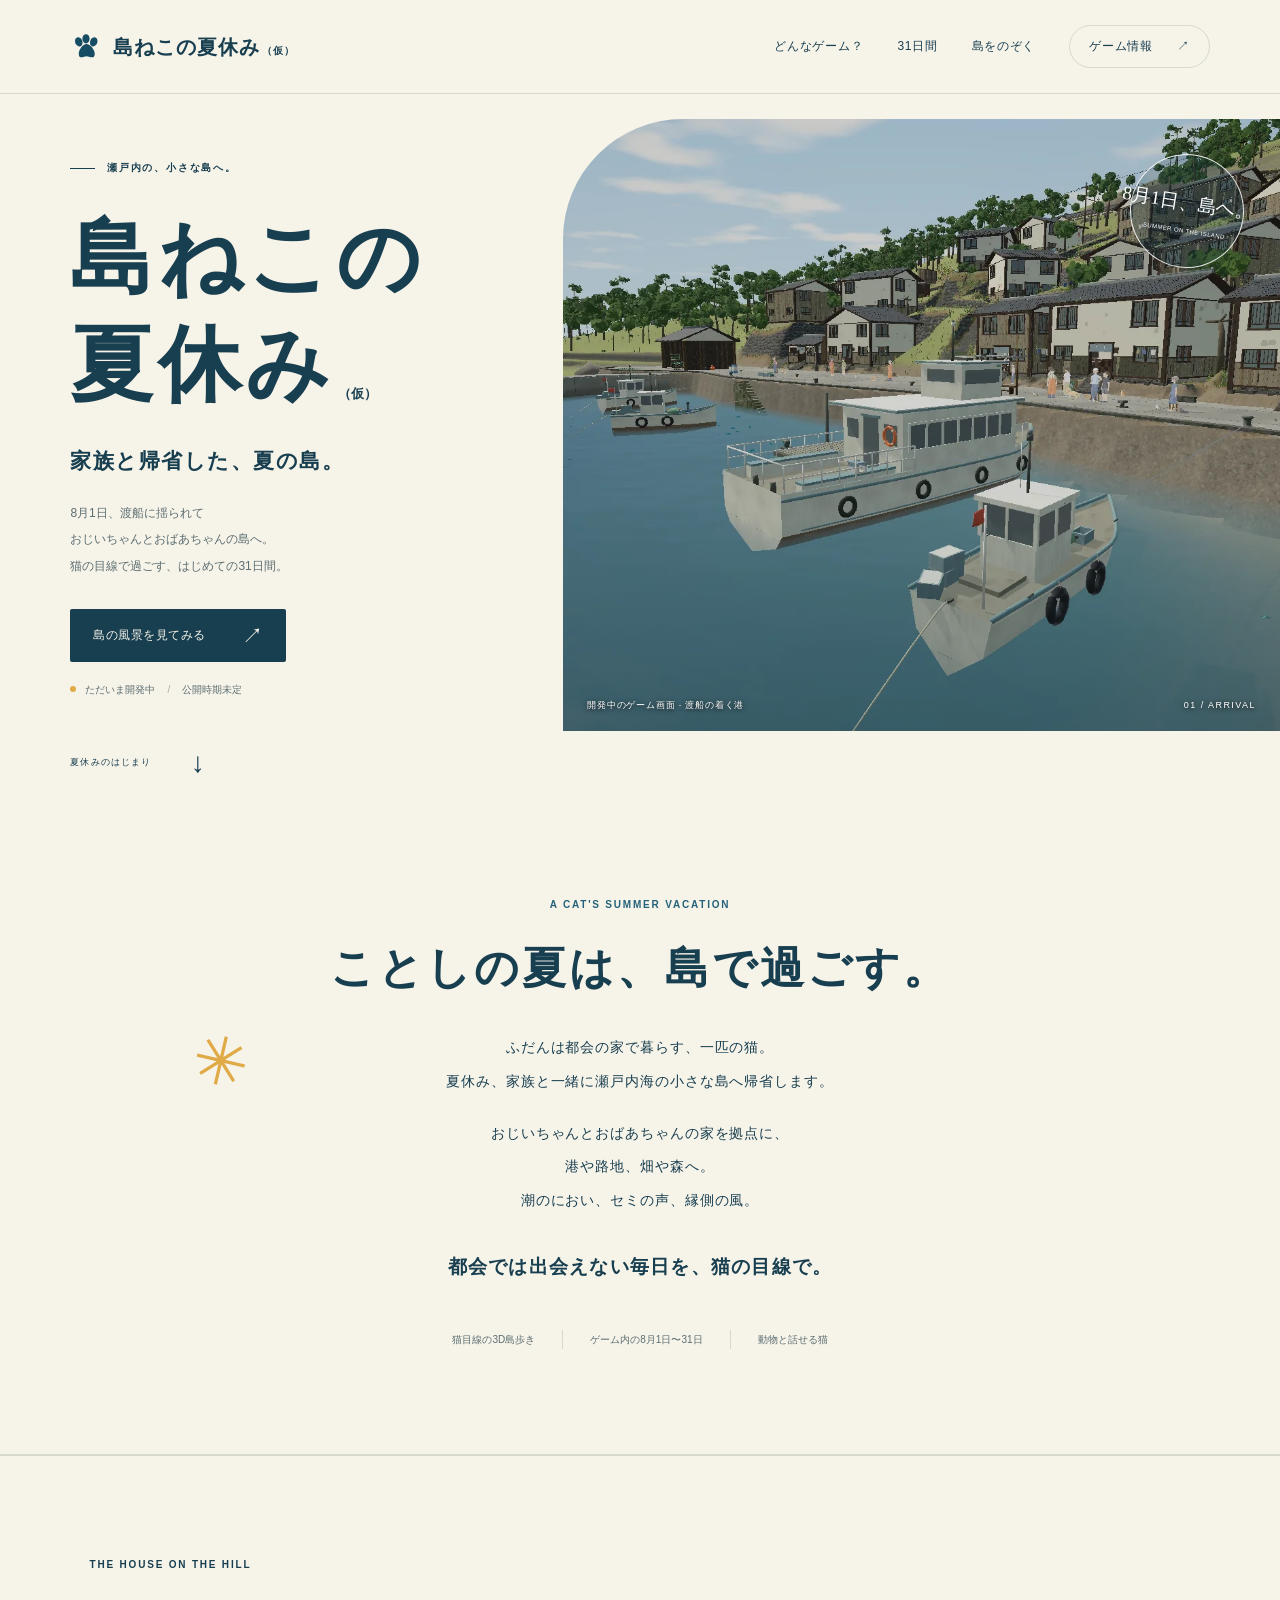
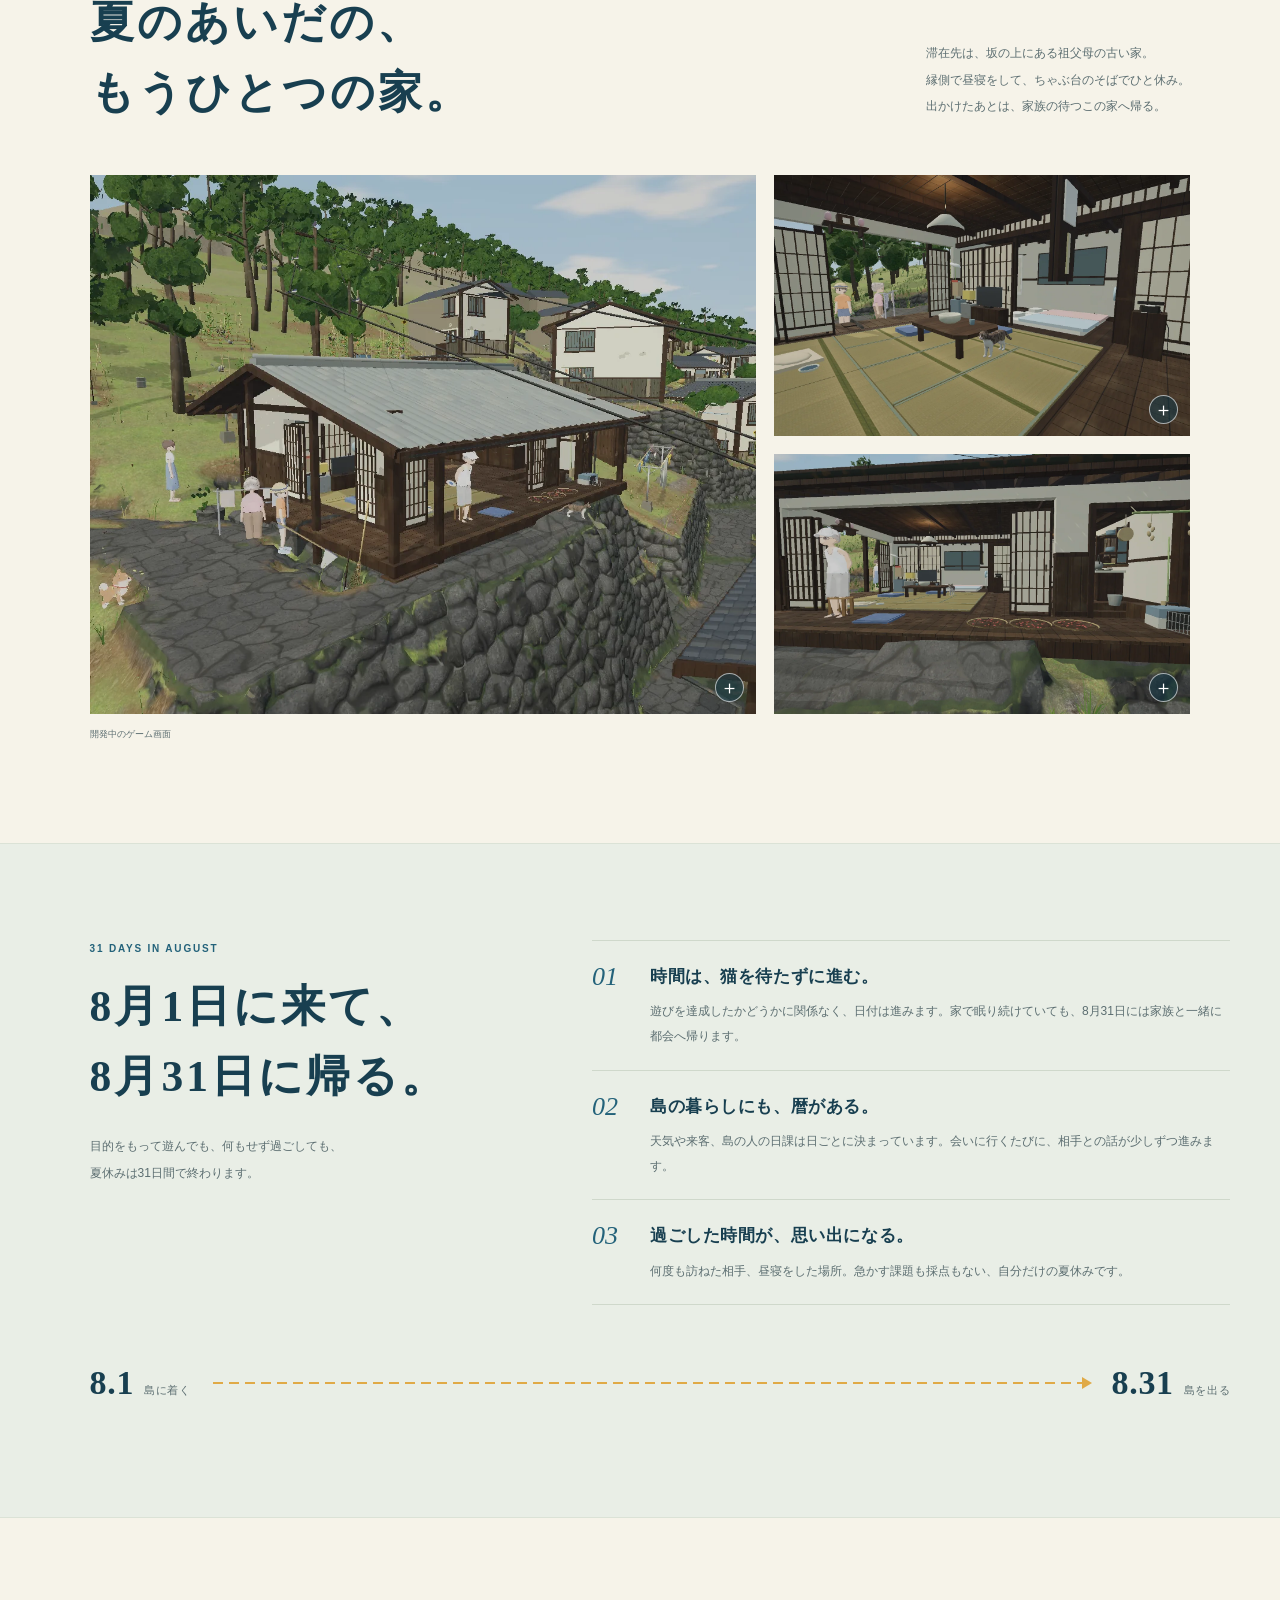
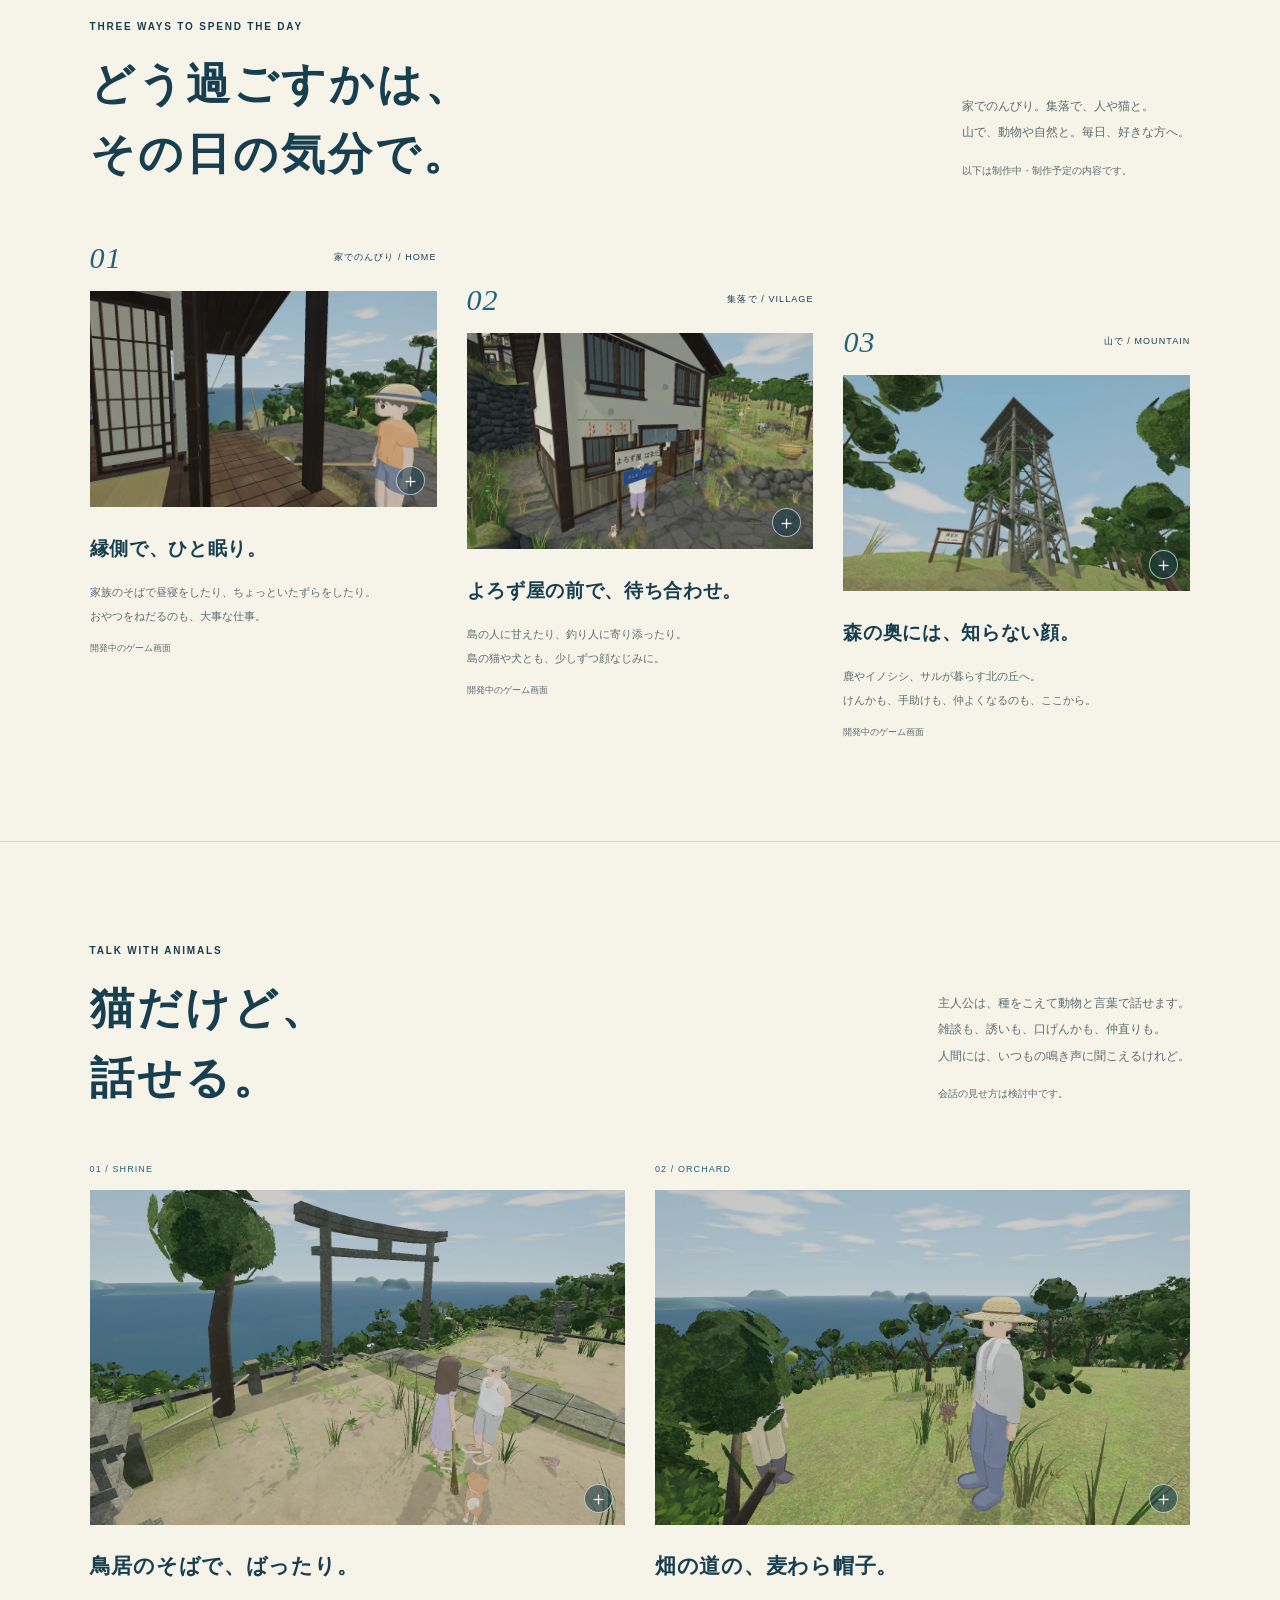
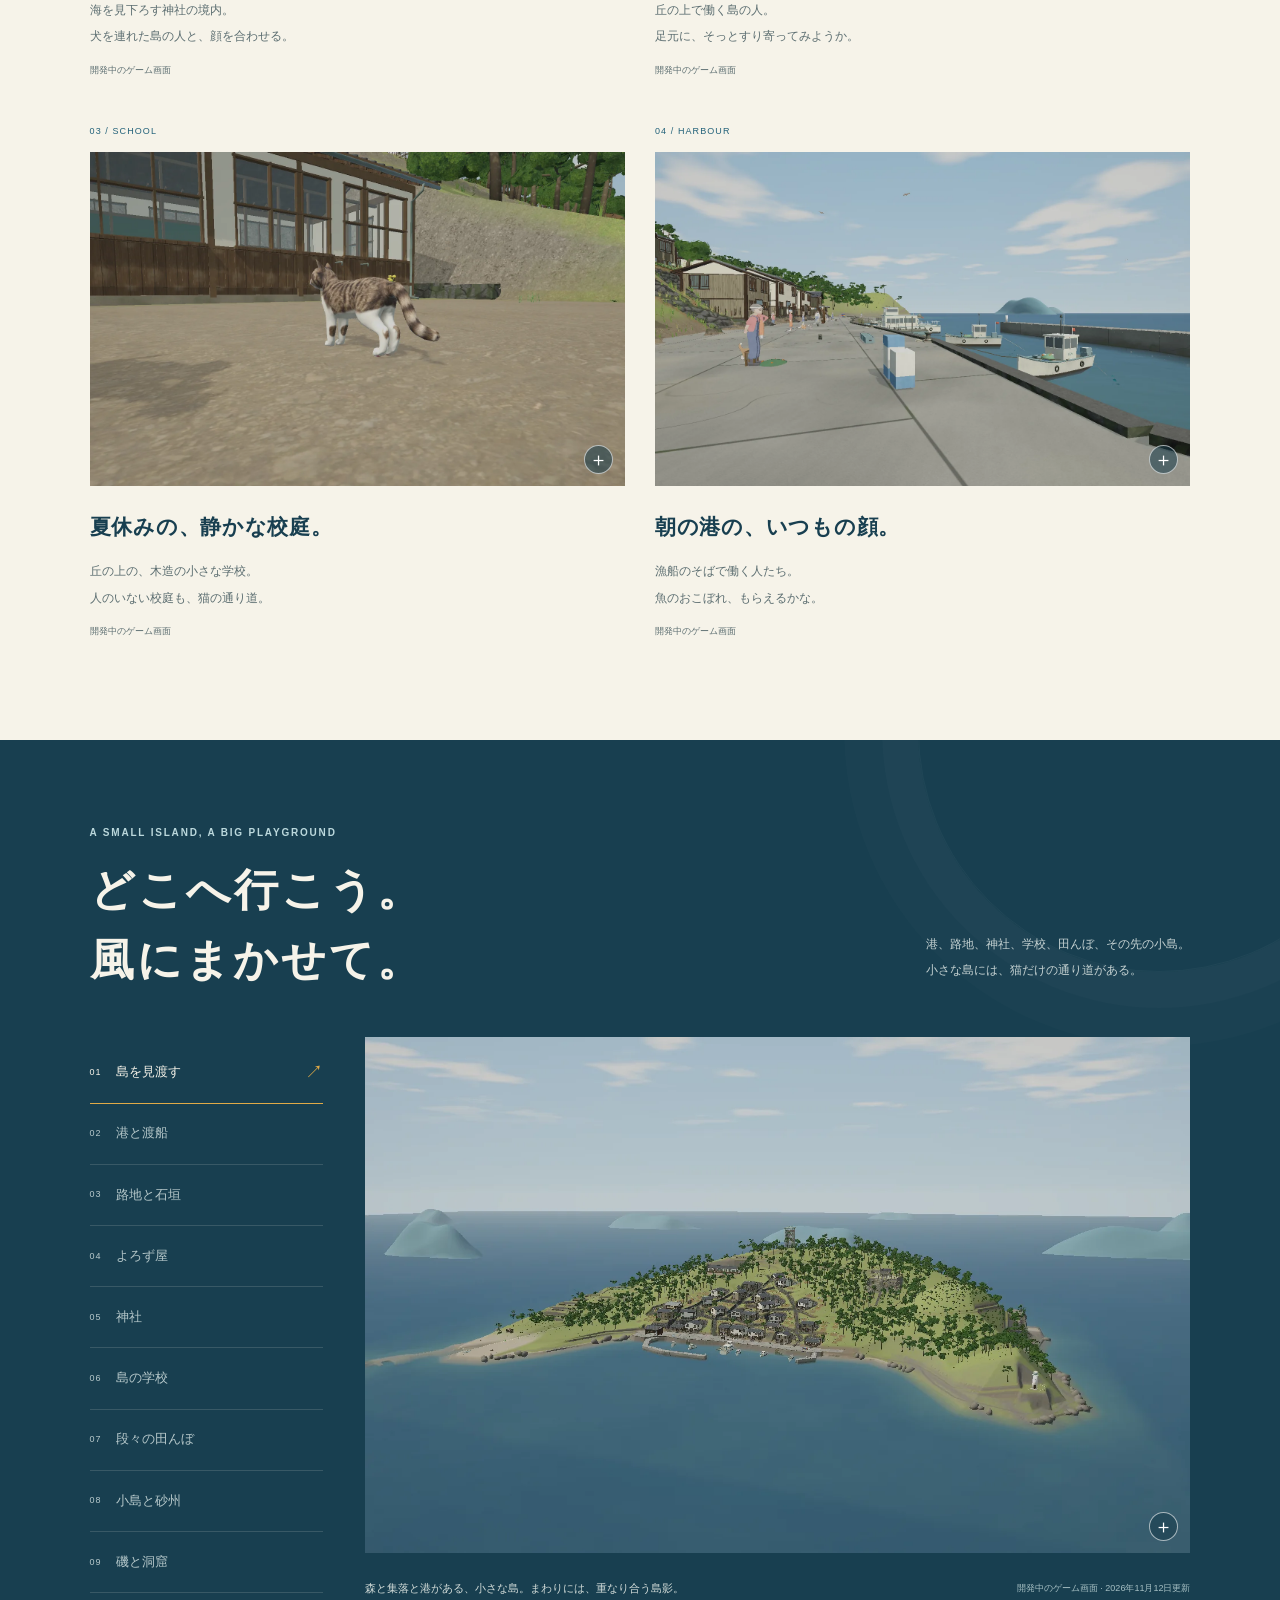
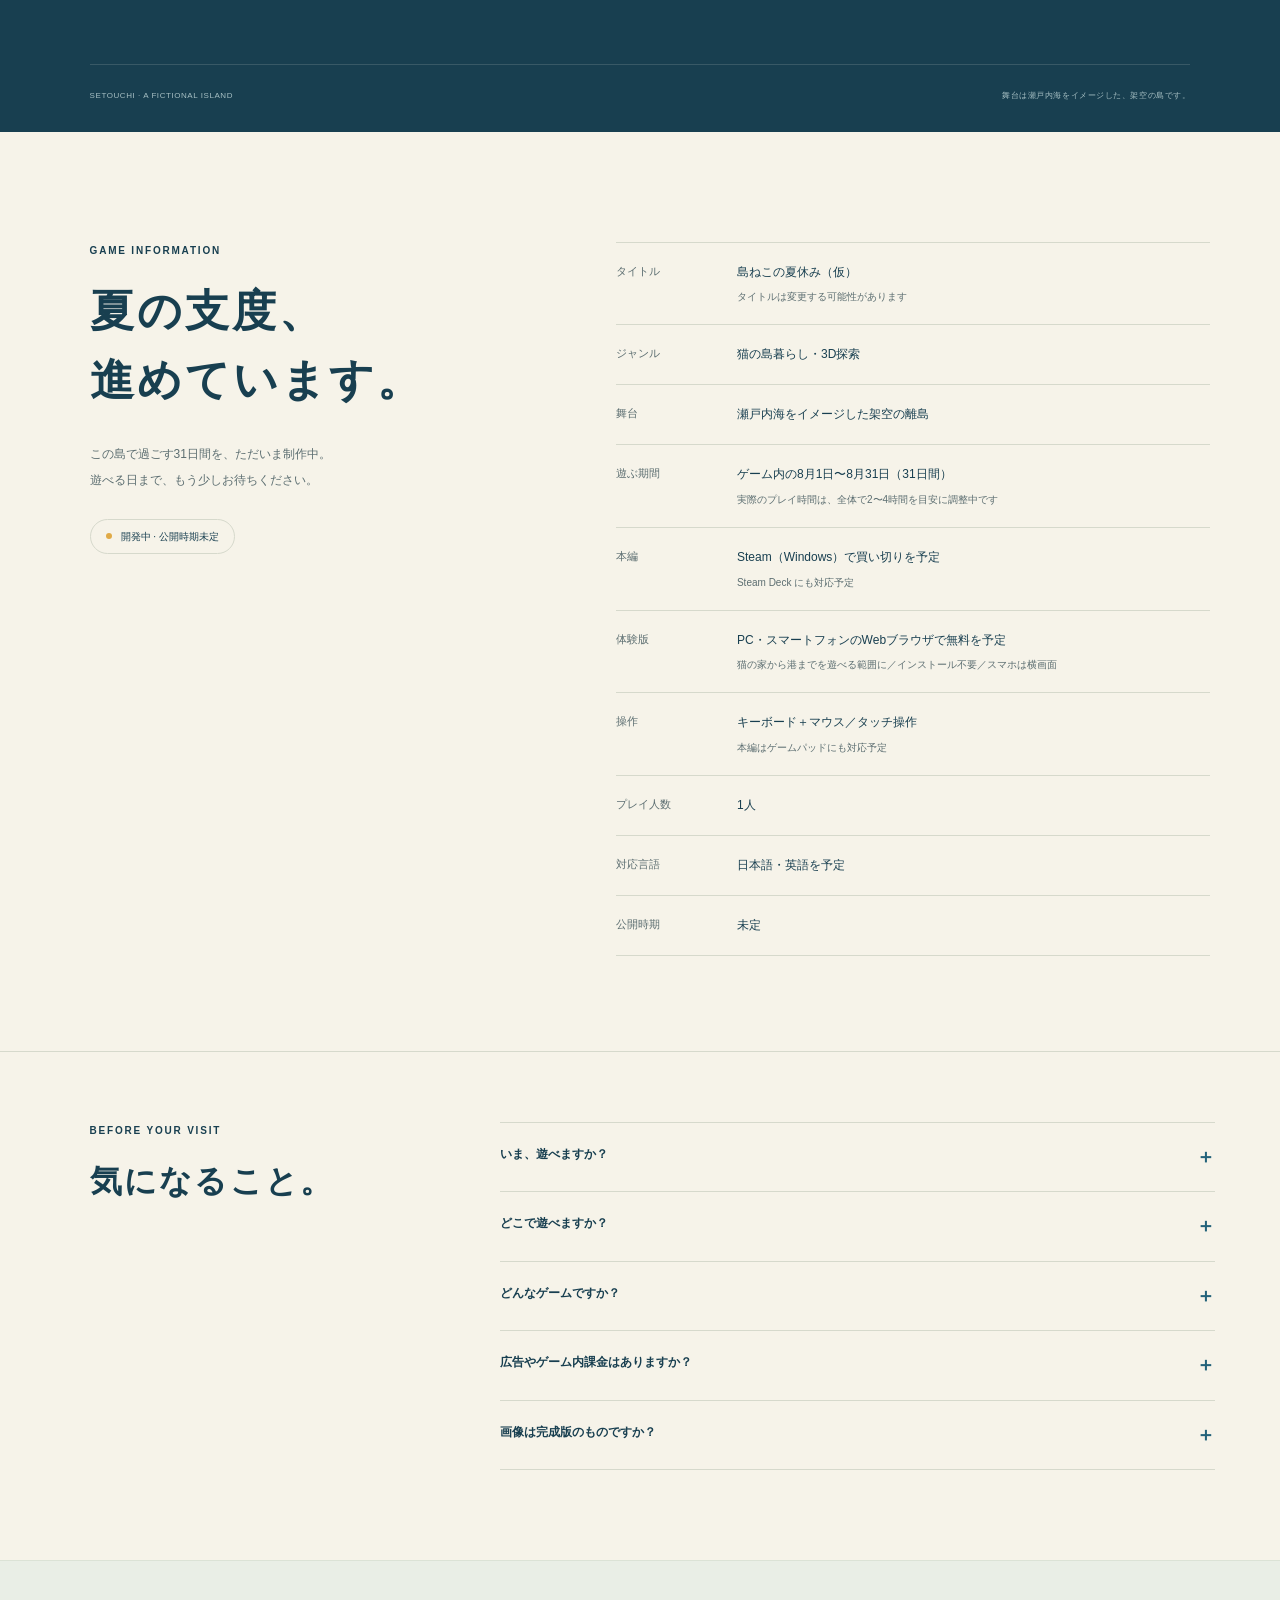
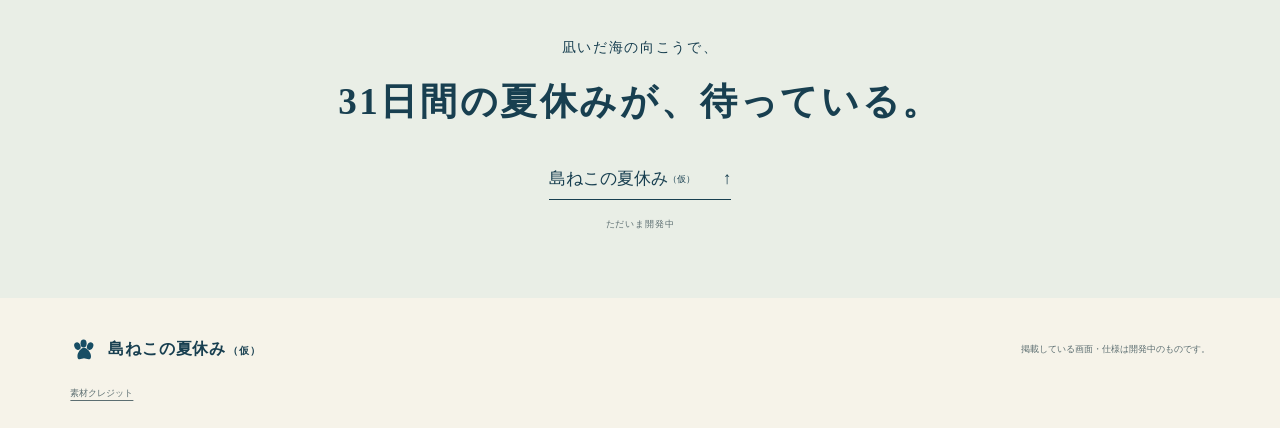
<file: shimaneko-summer/index.html>
<!doctype html>
<html lang="ja">
<head>
  <meta charset="UTF-8">
  <meta name="viewport" content="width=device-width, initial-scale=1">
  <meta name="theme-color" content="#f6f3e9">
  <title>島ねこの夏休み（仮）｜家族と帰省した、夏の島。</title>
  <meta name="description" content="都会で暮らす猫が、家族と一緒に瀬戸内の小さな島へ帰省する。ゲーム内の8月1日から31日までを猫の目線で過ごす、開発中の3Dゲーム「島ねこの夏休み（仮）」の紹介ページ。">
  <meta property="og:title" content="島ねこの夏休み（仮）｜家族と帰省した、夏の島。">
  <meta property="og:description" content="渡船に揺られて、おじいちゃんとおばあちゃんの島へ。猫の目線で過ごす、31日間の夏休み。開発中の3Dゲームです。">
  <meta property="og:type" content="website">
  <meta property="og:locale" content="ja_JP">
  <meta property="og:url" content="https://ksp-dev-jp.github.io/app_prtfolio/shimaneko-summer/">
  <meta property="og:image" content="https://ksp-dev-jp.github.io/app_prtfolio/shimaneko-summer/assets/hero-ferry.webp">
  <link rel="canonical" href="https://ksp-dev-jp.github.io/app_prtfolio/shimaneko-summer/">
  <link rel="icon" href="assets/paw.svg" type="image/svg+xml">
  <link rel="stylesheet" href="style.css?v=20261112">
  <script src="app.js?v=20261112" defer></script>
</head>
<body>
  <a class="skip" href="#main">本文へ移動</a>
  <header class="header">
    <a class="brand" href="#top" aria-label="島ねこの夏休み トップへ"><img src="assets/paw.svg" width="33" height="33" alt=""><span>島ねこの夏休み<small>（仮）</small></span></a>
    <nav aria-label="メインナビゲーション"><a href="#about">どんなゲーム？</a><a href="#days">31日間</a><a href="#island">島をのぞく</a><a href="#info">ゲーム情報 <span aria-hidden="true">↗</span></a></nav>
  </header>
  <main id="main">
    <section class="hero" id="top" aria-labelledby="hero-title">
      <div class="hero-copy">
        <p class="eyebrow"><span class="tiny-line"></span> 瀬戸内の、小さな島へ。</p>
        <h1 id="hero-title">島ねこの<span class="title-bottom">夏休み<small>（仮）</small></span></h1>
        <p class="hero-tagline">家族と帰省した、夏の島。</p>
        <p class="hero-description">8月1日、渡船に揺られて<br>おじいちゃんとおばあちゃんの島へ。<br>猫の目線で過ごす、はじめての31日間。</p>
        <a class="button" href="#island">島の風景を見てみる <span aria-hidden="true">↗</span></a>
        <p class="hero-status"><span class="status-dot"></span> ただいま開発中 <span class="status-divider">/</span> 公開時期未定</p>
      </div>
      <figure class="hero-visual">
        <img src="assets/hero-ferry.webp" alt="坂に沿って家々が並ぶ島の港に、白い渡船と漁船が着いている" width="1440" height="900" fetchpriority="high">
        <div class="summer-stamp" aria-hidden="true">8月1日、島へ。<span>SUMMER ON THE ISLAND</span></div>
        <figcaption>開発中のゲーム画面 · 渡船の着く港 <span>01 / ARRIVAL</span></figcaption>
      </figure>
      <a class="scroll-cue" href="#about"><span>夏休みのはじまり</span><span aria-hidden="true">↓</span></a>
    </section>

    <section class="intro section" id="about" aria-labelledby="about-title">
      <p class="eyebrow">A CAT'S SUMMER VACATION</p>
      <h2 id="about-title">ことしの夏は、<br class="mobile-only">島で過ごす。</h2>
      <p>ふだんは都会の家で暮らす、一匹の猫。<br>夏休み、家族と一緒に<br class="mobile-only">瀬戸内海の小さな島へ帰省します。</p>
      <p>おじいちゃんとおばあちゃんの家を拠点に、<br>港や路地、畑や森へ。<br>潮のにおい、セミの声、縁側の風。</p>
      <p class="intro-last">都会では出会えない毎日を、猫の目線で。</p>
      <div class="intro-facts"><span>猫目線の3D島歩き</span><span>ゲーム内の8月1日〜31日</span><span>動物と話せる猫</span></div>
      <span class="intro-doodle" aria-hidden="true">✳</span>
    </section>

    <section class="home section" id="home" aria-labelledby="home-title">
      <div class="section-heading"><div><p class="eyebrow">THE HOUSE ON THE HILL</p><h2 id="home-title">夏のあいだの、<br>もうひとつの家。</h2></div><p>滞在先は、坂の上にある祖父母の古い家。<br>縁側で昼寝をして、ちゃぶ台のそばでひと休み。<br>出かけたあとは、家族の待つこの家へ帰る。</p></div>
      <div class="home-grid">
        <button class="photo-button home-main" data-lightbox="assets/home-house.webp" aria-label="祖父母の家のゲーム画面を拡大"><img src="assets/home-house.webp" alt="石垣の上に建つ縁側のある平屋と、家のまわりに立つ家族や島の人、ひまわりと犬" width="1440" height="900" loading="lazy"><span class="zoom" aria-hidden="true">＋</span></button>
        <button class="photo-button" data-lightbox="assets/home-living.webp" aria-label="畳の居間のゲーム画面を拡大"><img src="assets/home-living.webp" alt="ちゃぶ台と布団のある畳の居間に座るキジ白の猫と、縁側の向こうの家族" width="1440" height="900" loading="lazy"><span class="zoom" aria-hidden="true">＋</span></button>
        <button class="photo-button" data-lightbox="assets/home-engawa.webp" aria-label="縁側のゲーム画面を拡大"><img src="assets/home-engawa.webp" alt="沓脱石の先に広がる縁側と、障子の奥の部屋に立つ島の人" width="1440" height="900" loading="lazy"><span class="zoom" aria-hidden="true">＋</span></button>
      </div>
      <span class="image-note">開発中のゲーム画面</span>
    </section>

    <section class="days" id="days" aria-labelledby="days-title">
      <div class="days-inner">
        <div class="days-heading">
          <p class="eyebrow">31 DAYS IN AUGUST</p>
          <h2 id="days-title">8月1日に来て、<br>8月31日に帰る。</h2>
          <p>目的をもって遊んでも、何もせず過ごしても、<br>夏休みは31日間で終わります。</p>
        </div>
        <div class="days-timeline" aria-hidden="true"><span><b>8.1</b>島に着く</span><i></i><span><b>8.31</b>島を出る</span></div>
        <ol class="days-list">
          <li><span>01</span><h3>時間は、猫を待たずに進む。</h3><p>遊びを達成したかどうかに関係なく、日付は進みます。家で眠り続けていても、8月31日には家族と一緒に都会へ帰ります。</p></li>
          <li><span>02</span><h3>島の暮らしにも、暦がある。</h3><p>天気や来客、島の人の日課は日ごとに決まっています。会いに行くたびに、相手との話が少しずつ進みます。</p></li>
          <li><span>03</span><h3>過ごした時間が、思い出になる。</h3><p>何度も訪ねた相手、昼寝をした場所。急かす課題も採点もない、自分だけの夏休みです。</p></li>
        </ol>
      </div>
    </section>

    <section class="day section" id="ways" aria-labelledby="ways-title">
      <div class="section-heading"><div><p class="eyebrow">THREE WAYS TO SPEND THE DAY</p><h2 id="ways-title">どう過ごすかは、<br>その日の気分で。</h2></div><p>家でのんびり。集落で、人や猫と。<br>山で、動物や自然と。毎日、好きな方へ。<small>以下は制作中・制作予定の内容です。</small></p></div>
      <div class="day-grid">
        <article class="day-item"><div class="moment"><span>01</span><span>家でのんびり / HOME</span></div><button class="photo-button" data-lightbox="assets/home-veranda.webp" aria-label="縁側のゲーム画面を拡大"><img src="assets/home-veranda.webp" alt="障子の開いた縁側の先に、海と緑、麦わら帽子の男の子が見える" width="1440" height="900" loading="lazy"><span class="zoom" aria-hidden="true">＋</span></button><h3>縁側で、ひと眠り。</h3><p>家族のそばで昼寝をしたり、ちょっといたずらをしたり。<br>おやつをねだるのも、大事な仕事。</p><span class="image-note">開発中のゲーム画面</span></article>
        <article class="day-item"><div class="moment"><span>02</span><span>集落で / VILLAGE</span></div><button class="photo-button" data-lightbox="assets/way-shop.webp" aria-label="よろず屋のゲーム画面を拡大"><img src="assets/way-shop.webp" alt="石畳の路地に建つよろず屋の看板と、店先に立つ島の人と小さな犬" width="1440" height="900" loading="lazy"><span class="zoom" aria-hidden="true">＋</span></button><h3>よろず屋の前で、待ち合わせ。</h3><p>島の人に甘えたり、釣り人に寄り添ったり。<br>島の猫や犬とも、少しずつ顔なじみに。</p><span class="image-note">開発中のゲーム画面</span></article>
        <article class="day-item"><div class="moment"><span>03</span><span>山で / MOUNTAIN</span></div><button class="photo-button" data-lightbox="assets/way-lookout.webp" aria-label="展望櫓のゲーム画面を拡大"><img src="assets/way-lookout.webp" alt="木々に囲まれた丘の上に立つ、木造の展望櫓と案内板" width="1440" height="900" loading="lazy"><span class="zoom" aria-hidden="true">＋</span></button><h3>森の奥には、知らない顔。</h3><p>鹿やイノシシ、サルが暮らす北の丘へ。<br>けんかも、手助けも、仲よくなるのも、ここから。</p><span class="image-note">開発中のゲーム画面</span></article>
      </div>
    </section>

    <section class="encounters section" id="neighbors" aria-labelledby="neighbors-title">
      <div class="section-heading"><div><p class="eyebrow">TALK WITH ANIMALS</p><h2 id="neighbors-title">猫だけど、<br>話せる。</h2></div><p>主人公は、種をこえて動物と言葉で話せます。<br>雑談も、誘いも、口げんかも、仲直りも。<br>人間には、いつもの鳴き声に聞こえるけれど。<small>会話の見せ方は検討中です。</small></p></div>
      <div class="encounter-grid">
        <article class="encounter-card">
          <p class="encounter-label">01 / SHRINE</p>
          <button class="photo-button" data-lightbox="assets/people-shrine.webp" aria-label="神社の鳥居のそばのゲーム画面を拡大"><img src="assets/people-shrine.webp" alt="海を見下ろす石の鳥居のそばに立つ島の人たちと、柴犬" width="1440" height="900" loading="lazy"><span class="zoom" aria-hidden="true">＋</span></button>
          <h3>鳥居のそばで、ばったり。</h3><p>海を見下ろす神社の境内。<br>犬を連れた島の人と、顔を合わせる。</p><span class="image-note">開発中のゲーム画面</span>
        </article>
        <article class="encounter-card">
          <p class="encounter-label">02 / ORCHARD</p>
          <button class="photo-button" data-lightbox="assets/people-orchard.webp" aria-label="丘の畑道のゲーム画面を拡大"><img src="assets/people-orchard.webp" alt="海の見える丘の畑道に立つ、麦わら帽子の島の人" width="1440" height="900" loading="lazy"><span class="zoom" aria-hidden="true">＋</span></button>
          <h3>畑の道の、麦わら帽子。</h3><p>丘の上で働く島の人。<br>足元に、そっとすり寄ってみようか。</p><span class="image-note">開発中のゲーム画面</span>
        </article>
        <article class="encounter-card">
          <p class="encounter-label">03 / SCHOOL</p>
          <button class="photo-button" data-lightbox="assets/cat-schoolyard.webp" aria-label="学校の校庭のゲーム画面を拡大"><img src="assets/cat-schoolyard.webp" alt="木造校舎の前の校庭を歩く、キジ白の猫" width="1440" height="900" loading="lazy"><span class="zoom" aria-hidden="true">＋</span></button>
          <h3>夏休みの、静かな校庭。</h3><p>丘の上の、木造の小さな学校。<br>人のいない校庭も、猫の通り道。</p><span class="image-note">開発中のゲーム画面</span>
        </article>
        <article class="encounter-card">
          <p class="encounter-label">04 / HARBOUR</p>
          <button class="photo-button" data-lightbox="assets/place-harbour.webp" aria-label="朝の港のゲーム画面を拡大"><img src="assets/place-harbour.webp" alt="漁船が係留された朝の港の岸壁に立つ島の人たち" width="1440" height="900" loading="lazy"><span class="zoom" aria-hidden="true">＋</span></button>
          <h3>朝の港の、いつもの顔。</h3><p>漁船のそばで働く人たち。<br>魚のおこぼれ、もらえるかな。</p><span class="image-note">開発中のゲーム画面</span>
        </article>
      </div>
    </section>

    <section class="island" id="island" aria-labelledby="island-title">
      <div class="island-inner">
        <div class="island-top"><div><p class="eyebrow">A SMALL ISLAND, A BIG PLAYGROUND</p><h2 id="island-title">どこへ行こう。<br>風にまかせて。</h2></div><p>港、路地、神社、学校、田んぼ、その先の小島。<br>小さな島には、猫だけの通り道がある。</p></div>
        <div class="island-browser">
          <div class="island-selector" role="tablist" aria-label="島の風景" aria-orientation="vertical">
            <button id="tab-island" role="tab" aria-selected="true" aria-controls="island-panel" data-place="island"><span>01</span> 島を見渡す <span aria-hidden="true">↗</span></button>
            <button id="tab-harbour" role="tab" aria-selected="false" aria-controls="island-panel" tabindex="-1" data-place="harbour"><span>02</span> 港と渡船 <span aria-hidden="true">↗</span></button>
            <button id="tab-lane" role="tab" aria-selected="false" aria-controls="island-panel" tabindex="-1" data-place="lane"><span>03</span> 路地と石垣 <span aria-hidden="true">↗</span></button>
            <button id="tab-shop" role="tab" aria-selected="false" aria-controls="island-panel" tabindex="-1" data-place="shop"><span>04</span> よろず屋 <span aria-hidden="true">↗</span></button>
            <button id="tab-shrine" role="tab" aria-selected="false" aria-controls="island-panel" tabindex="-1" data-place="shrine"><span>05</span> 神社 <span aria-hidden="true">↗</span></button>
            <button id="tab-school" role="tab" aria-selected="false" aria-controls="island-panel" tabindex="-1" data-place="school"><span>06</span> 島の学校 <span aria-hidden="true">↗</span></button>
            <button id="tab-paddies" role="tab" aria-selected="false" aria-controls="island-panel" tabindex="-1" data-place="paddies"><span>07</span> 段々の田んぼ <span aria-hidden="true">↗</span></button>
            <button id="tab-islet" role="tab" aria-selected="false" aria-controls="island-panel" tabindex="-1" data-place="islet"><span>08</span> 小島と砂州 <span aria-hidden="true">↗</span></button>
            <button id="tab-cave" role="tab" aria-selected="false" aria-controls="island-panel" tabindex="-1" data-place="cave"><span>09</span> 磯と洞窟 <span aria-hidden="true">↗</span></button>
          </div>
          <div class="island-panel" id="island-panel" role="tabpanel" aria-labelledby="tab-island" tabindex="0">
            <button class="photo-button" id="island-enlarge" data-lightbox="assets/place-island.webp" aria-label="島を見渡すゲーム画面を拡大"><img id="island-image" src="assets/place-island.webp" alt="穏やかな海に浮かぶ、森と集落と港がある小さな島を沖から見た全景" width="1440" height="900" loading="lazy"><span class="zoom" aria-hidden="true">＋</span></button>
            <div class="island-caption"><p id="place-description">森と集落と港がある、小さな島。まわりには、重なり合う島影。</p><span>開発中のゲーム画面 · 2026年11月12日更新</span></div>
          </div>
        </div>
        <div class="island-foot"><span>SETOUCHI · A FICTIONAL ISLAND</span><span>舞台は瀬戸内海をイメージした、架空の島です。</span></div>
      </div>
    </section>

    <section class="info section" id="info" aria-labelledby="info-title">
      <div class="info-heading"><p class="eyebrow">GAME INFORMATION</p><h2 id="info-title">夏の支度、<br>進めています。</h2><p>この島で過ごす31日間を、ただいま制作中。<br>遊べる日まで、もう少しお待ちください。</p><span class="development-label"><span class="status-dot"></span> 開発中 · 公開時期未定</span></div>
      <dl class="specs">
        <div><dt>タイトル</dt><dd>島ねこの夏休み（仮）<small>タイトルは変更する可能性があります</small></dd></div>
        <div><dt>ジャンル</dt><dd>猫の島暮らし・3D探索</dd></div>
        <div><dt>舞台</dt><dd>瀬戸内海をイメージした架空の離島</dd></div>
        <div><dt>遊ぶ期間</dt><dd>ゲーム内の8月1日〜8月31日（31日間）<small>実際のプレイ時間は、全体で2〜4時間を目安に調整中です</small></dd></div>
        <div><dt>本編</dt><dd>Steam（Windows）で買い切りを予定<small>Steam Deck にも対応予定</small></dd></div>
        <div><dt>体験版</dt><dd>PC・スマートフォンのWebブラウザで無料を予定<small>猫の家から港までを遊べる範囲に／インストール不要／スマホは横画面</small></dd></div>
        <div><dt>操作</dt><dd>キーボード＋マウス／タッチ操作<small>本編はゲームパッドにも対応予定</small></dd></div>
        <div><dt>プレイ人数</dt><dd>1人</dd></div>
        <div><dt>対応言語</dt><dd>日本語・英語を予定</dd></div>
        <div><dt>公開時期</dt><dd>未定</dd></div>
      </dl>
    </section>

    <section class="faq section" aria-labelledby="faq-title"><div><p class="eyebrow">BEFORE YOUR VISIT</p><h2 id="faq-title">気になること。</h2></div><div class="faq-list">
      <details><summary>いま、遊べますか？ <span aria-hidden="true">＋</span></summary><p>現在は開発中です。このページでは、ゲームのコンセプトと開発中の画面を紹介しています。公開時期は未定です。</p></details>
      <details><summary>どこで遊べますか？ <span aria-hidden="true">＋</span></summary><p>本編は Steam（Windows）での販売を予定しています。あわせて、PCとスマートフォンのブラウザで無料で遊べる体験版（猫の家から港まで）を出す予定です。</p></details>
      <details><summary>どんなゲームですか？ <span aria-hidden="true">＋</span></summary><p>都会で飼われている猫になり、家族と帰省した瀬戸内の島で、ゲーム内の8月1日から31日までを過ごす3Dゲームです。虫を追ったり、おやつをねだったり、島の人や動物と出会ったり。何をしても、何もしなくても、31日間で夏休みは終わります。</p></details>
      <details><summary>広告やゲーム内課金はありますか？ <span aria-hidden="true">＋</span></summary><p>ゲーム内課金はありません。本編に広告は入りません。体験版には広告を入れる予定ですが、プレイ中に割り込む広告は出さない方針です。</p></details>
      <details><summary>画像は完成版のものですか？ <span aria-hidden="true">＋</span></summary><p>このページの画像は、すべて開発中のゲーム画面です。見た目や遊びの内容、対応環境などは今後変更する可能性があります。</p></details>
    </div></section>

    <section class="closing"><p>凪いだ海の向こうで、</p><h2>31日間の夏休みが、待っている。</h2><a href="#top">島ねこの夏休み <small>（仮）</small><span aria-hidden="true">↑</span></a><span class="closing-note">ただいま開発中</span></section>
  </main>
  <footer class="footer"><div class="footer-top"><a class="brand" href="#top"><img src="assets/paw.svg" width="28" height="28" alt=""><span>島ねこの夏休み<small>（仮）</small></span></a><p>掲載している画面・仕様は開発中のものです。</p></div><details class="credits"><summary>素材クレジット</summary><p>猫モデル：<a href="https://sketchfab.com/3d-models/bicolor-cat-e623a618ca344a8393d7ba4d63ec23cf" target="_blank" rel="noopener noreferrer">Bicolor Cat / kenchoo</a>、原作 Fripouille / guillaume bolis。<a href="https://creativecommons.org/licenses/by/4.0/" target="_blank" rel="noopener noreferrer">CC BY 4.0</a>。モデルの体形・目・口元・毛並み・骨格の重み・動作を変更しています。ゲーム画面の主人公と島の猫には、この派生モデルを使用しています。島の地形・建物・植物・小物、島の人と動物は独自に制作。一部の建材と地面に Poly Haven のCC0テクスチャを使用しています。</p></details></footer>
  <dialog id="image-dialog" aria-label="ゲーム画面の拡大表示"><button id="dialog-close" class="dialog-close" aria-label="拡大表示を閉じる">閉じる <span aria-hidden="true">×</span></button><img id="dialog-image" alt="" width="1440" height="900"><p>開発中のゲーム画面</p></dialog>
</body>
</html>
</file>
<file: shimaneko-summer/style.css>
@charset "UTF-8";
:root{--paper:#f6f3e9;--ink:#183f50;--blue:#23627a;--muted:#5c6e71;--line:#d6d9cc;--sun:#e0aa47;--serif:"Yu Mincho","Hiragino Mincho ProN","Noto Serif JP",serif;--sans:"Yu Gothic","Hiragino Kaku Gothic ProN",Meiryo,sans-serif}
*{box-sizing:border-box}html{scroll-behavior:smooth;scroll-padding-top:95px}body{margin:0;background:var(--paper);color:var(--ink);font-family:var(--sans);font-size:14px;line-height:1.9;-webkit-font-smoothing:antialiased}a{color:inherit;text-decoration:none}button{font:inherit;color:inherit;cursor:pointer}button,a,summary{-webkit-tap-highlight-color:transparent}button:focus-visible,a:focus-visible,summary:focus-visible,[tabindex]:focus-visible{outline:3px solid var(--sun);outline-offset:5px}img{display:block;max-width:100%;object-fit:cover}figure,p,h1,h2,h3{margin:0}h1,h2,h3{font-family:var(--serif);font-weight:600}h2{font-size:clamp(30px,3.4vw,48px);line-height:1.6;letter-spacing:.07em}h3{font-size:21px;letter-spacing:.035em}.skip{position:fixed;top:-100px;left:15px;background:var(--paper);padding:12px;z-index:30}.skip:focus{top:10px}.header{height:94px;padding:0 5.5%;display:flex;align-items:center;justify-content:space-between;border-bottom:1px solid var(--line);gap:20px}.brand{display:flex;align-items:center;gap:10px;white-space:nowrap;font-family:var(--serif);font-size:20px;font-weight:600;letter-spacing:.05em}.brand small{font-size:10px;margin-left:2px}.header nav{display:flex;align-items:center;gap:34px;font-size:12px;letter-spacing:.06em}.header nav a{position:relative;padding:8px 0}.header nav a:after{content:"";position:absolute;bottom:0;left:0;width:0;height:1px;background:var(--blue);transition:width .2s}.header nav a:hover:after{width:100%}.header nav a:last-child{border:1px solid var(--line);border-radius:30px;padding:9px 19px}.header nav a:last-child:after{display:none}.header nav a span{margin-left:20px}.hero{position:relative;display:grid;grid-template-columns:44% 56%;min-height:650px;padding-bottom:70px}.hero-copy{padding:65px 30px 32px 12.5%;position:relative;z-index:2}.eyebrow{font-size:10px;font-weight:600;letter-spacing:.18em;line-height:1.8}.tiny-line{display:inline-block;width:25px;height:1px;background:var(--ink);vertical-align:middle;margin-right:7px}.hero h1{margin:28px 0 15px;font-size:clamp(54px,6.5vw,98px);line-height:1.28;letter-spacing:.05em;white-space:nowrap}.title-bottom{display:block;position:relative}.hero h1 small{font-family:var(--sans);font-size:13px;letter-spacing:0;position:absolute;bottom:15px;margin-left:4px}.hero-tagline{font-family:var(--serif);font-size:21px;font-weight:600;letter-spacing:.07em;margin-top:24px}.hero-description{font-size:12px;line-height:2.2;margin-top:18px;color:var(--muted)}.button{display:inline-flex;align-items:center;gap:36px;background:var(--ink);color:var(--paper);padding:15px 23px;border-radius:2px;font-size:12px;letter-spacing:.04em;transition:background .2s,transform .2s;margin-top:30px}.button:hover{background:#24647c;transform:translateY(-2px)}.button span{font-size:21px;line-height:1}.hero-status{font-size:10px;display:flex;align-items:center;gap:9px;margin-top:18px;color:var(--muted)}.status-dot{display:inline-block;width:6px;height:6px;border-radius:50%;background:var(--sun);flex-shrink:0}.status-divider{opacity:.5;padding:0 3px}.hero-visual{position:relative;min-height:570px;margin:25px 0 0 0}.hero-visual>img{width:100%;height:100%;position:absolute;inset:0;object-position:53% center;border-radius:120px 0 0 0}.hero-visual:after{content:"";position:absolute;inset:0;border-radius:120px 0 0 0;background:linear-gradient(0deg,#092a3533,transparent 35%);pointer-events:none}.hero-visual figcaption{position:absolute;bottom:17px;left:24px;right:24px;color:white;z-index:1;display:flex;justify-content:space-between;gap:10px;font-size:9px;letter-spacing:.09em;text-shadow:0 1px 5px #000}.hero-visual figcaption span{letter-spacing:.16em}.summer-stamp{position:absolute;right:36px;top:35px;z-index:1;width:114px;height:114px;border:1px solid #ffffffe0;border-radius:50%;color:white;display:flex;align-items:center;justify-content:center;flex-direction:column;font-family:var(--serif);font-size:19px;transform:rotate(9deg);text-shadow:0 1px 6px #1239;background:#0d3a4a33}.summer-stamp span{font-family:var(--sans);font-size:6px;letter-spacing:.07em;margin-top:5px}.scroll-cue{position:absolute;bottom:12px;left:5.5%;display:flex;gap:40px;font-size:9px;letter-spacing:.12em;align-items:center}.scroll-cue span:last-child{font-size:28px}.section{max-width:1440px;margin:0 auto;padding:100px 7%}.intro{text-align:center;position:relative;padding-top:95px;padding-bottom:105px;border-bottom:1px solid var(--line)}.intro>.eyebrow{color:var(--blue)}.intro h2{margin:20px 0 28px}.intro>p:not(.eyebrow){font-size:14px;line-height:2.4;margin-top:18px;letter-spacing:.065em}.intro .intro-last{font-family:var(--serif);font-size:19px!important;font-weight:600;margin-top:27px!important}.intro-facts{display:flex;justify-content:center;gap:0;margin-top:40px;font-size:10px;color:var(--muted)}.intro-facts span{padding:0 27px;border-right:1px solid var(--line)}.intro-facts span:last-child{border:0}.intro-doodle{position:absolute;left:15%;top:35%;font-size:67px;line-height:1;color:var(--sun);font-family:serif;transform:rotate(13deg)}.mobile-only{display:none}.section-heading{display:flex;align-items:flex-end;justify-content:space-between;gap:35px;margin-bottom:48px}.section-heading h2,.island-top h2{margin-top:14px}.section-heading>p{color:var(--muted);font-size:12px;line-height:2.2;padding-bottom:8px}.section-heading small{display:block;font-size:10px;margin-top:14px}.day-grid{display:grid;grid-template-columns:repeat(3,minmax(0,1fr));gap:30px}.moment{display:flex;align-items:center;justify-content:space-between;margin-bottom:14px;font-size:9px;letter-spacing:.12em}.moment span:first-child{font-family:var(--serif);font-size:30px;line-height:1.3;font-style:italic;color:var(--blue)}.photo-button{display:block;background:none;border:0;padding:0;position:relative;width:100%;overflow:hidden;text-align:left}.photo-button img{width:100%;aspect-ratio:16/10;height:auto;transition:transform .5s}.photo-button:hover img{transform:scale(1.025)}.zoom{position:absolute;right:12px;bottom:12px;border:1px solid #fff9;background:#173b4a8a;color:white;width:29px;height:29px;border-radius:50%;display:flex;justify-content:center;align-items:center;font-size:19px;line-height:1}.day-item:nth-child(2){padding-top:42px}.day-item:nth-child(3){padding-top:84px}.day-item h3{margin-top:24px;font-size:19px}.day-item>p{font-size:11px;color:var(--muted);margin-top:12px;line-height:2.2}.image-note{display:block;font-size:9px;color:var(--muted);margin-top:12px}.island{background:var(--ink);color:var(--paper);padding:84px 7% 28px;position:relative;overflow:hidden}.island:before{content:"";width:480px;height:480px;border:1px solid #f6f3e909;border-radius:50%;position:absolute;right:-120px;top:-250px;pointer-events:none;box-shadow:0 0 0 36px #f6f3e904,0 0 0 74px #f6f3e903}.island-inner{max-width:1240px;margin:auto;position:relative}.island-top{display:flex;justify-content:space-between;align-items:flex-end;gap:40px;margin-bottom:42px}.island-top .eyebrow{color:#bbd8dc}.island-top>p{font-size:12px;line-height:2.2;color:#c4d1d1;padding-bottom:12px}.island-browser{display:grid;grid-template-columns:25% 75%;gap:0}.island-selector{padding:5px 42px 0 0}.island-selector button{width:100%;border:0;border-bottom:1px solid #f6f3e924;background:transparent;display:flex;align-items:center;gap:15px;padding:18px 0;text-align:left;font-size:13px;color:#b6c8ca;transition:color .2s}.island-selector button>span:first-child{font-size:9px;font-family:var(--sans);letter-spacing:.09em}.island-selector button>span:last-child{margin-left:auto;font-size:18px;opacity:0}.island-selector button[aria-selected=true]{color:var(--paper);border-bottom-color:var(--sun)}.island-selector button[aria-selected=true]>span:last-child{opacity:1;color:var(--sun)}.island-selector button:hover{color:white}.island-panel .photo-button img{aspect-ratio:16/9}.island-caption{display:flex;align-items:center;justify-content:space-between;gap:20px;margin-top:14px;font-size:11px;color:#d1dbd8;min-height:42px}.island-caption>span{font-size:9px;white-space:nowrap;color:#a6bfc3}.island-foot{display:flex;justify-content:space-between;gap:20px;border-top:1px solid #f6f3e924;margin-top:55px;padding-top:23px;color:#a6bfc3;font-size:8px;letter-spacing:.07em}.info{display:grid;grid-template-columns:46% 54%;gap:20px;padding-top:110px;padding-bottom:95px}.info-heading h2{margin-top:17px}.info-heading>p:not(.eyebrow){font-size:12px;color:var(--muted);line-height:2.2;margin-top:25px}.development-label{display:inline-flex;align-items:center;gap:9px;border:1px solid var(--line);padding:7px 15px;border-radius:30px;margin-top:25px;font-size:10px}.specs{margin:0}.specs>div{display:grid;grid-template-columns:105px 1fr;gap:16px;border-bottom:1px solid var(--line);padding:18px 0}.specs>div:first-child{border-top:1px solid var(--line)}.specs dt{font-size:11px;color:var(--muted)}.specs dd{margin:0;font-size:12px}.specs dd small{display:block;color:var(--muted);font-size:10px;margin-top:4px}.faq{display:grid;grid-template-columns:35% 65%;gap:25px;border-top:1px solid var(--line);padding-top:70px;padding-bottom:90px}.faq h2{font-size:32px;margin-top:16px}.faq-list details{border-bottom:1px solid var(--line)}.faq-list details:first-child{border-top:1px solid var(--line)}summary{cursor:pointer;list-style:none}summary::-webkit-details-marker{display:none}.faq-list summary{display:flex;justify-content:space-between;gap:25px;padding:20px 0;font-size:12px;font-weight:600}.faq-list summary span{font-size:19px;line-height:1.5;color:var(--blue)}.faq-list details[open] summary span{transform:rotate(45deg)}.faq-list details p{padding:0 30px 24px 0;font-size:12px;color:var(--muted);line-height:2.2}.closing{text-align:center;padding:74px 20px 65px;background:#e9eee6;border-top:1px solid #dbe2d6}.closing>p{font-family:var(--serif);font-size:14px;letter-spacing:.12em}.closing h2{font-size:clamp(23px,3vw,37px);margin-top:10px}.closing>a{display:inline-flex;align-items:center;border-bottom:1px solid var(--ink);font-family:var(--serif);font-size:17px;margin-top:28px;padding:4px 0}.closing a small{font-size:9px}.closing a span{margin-left:28px;font-family:var(--sans)}.closing-note{display:block;font-size:9px;color:var(--muted);margin-top:16px;letter-spacing:.09em}.footer{padding:36px 5.5% 26px}.footer-top{display:flex;align-items:center;justify-content:space-between;gap:24px}.footer .brand{font-size:16px}.footer-top>p{font-size:9px;color:var(--muted)}.credits{font-size:9px;color:var(--muted);margin-top:20px}.credits summary{display:inline-block;text-decoration:underline;text-underline-offset:4px}.credits p{max-width:900px;margin-top:15px;line-height:2}.credits a{text-decoration:underline;text-underline-offset:3px}dialog{border:none;background:var(--paper);padding:42px 16px 12px;max-width:min(1200px,94vw);width:94vw;max-height:94dvh;color:var(--ink)}dialog::backdrop{background:#08232be8}dialog>img{width:100%;height:auto;max-height:75dvh;object-fit:contain}dialog>p{font-size:10px;margin-top:8px}.dialog-close{position:absolute;right:12px;top:7px;background:none;border:0;font-size:12px;display:flex;gap:15px;align-items:center}.dialog-close span{font-size:24px;line-height:1.2}
.summer-stamp{white-space:nowrap}
@media(min-width:1600px){.hero-copy{padding-top:95px}.hero{min-height:800px}.hero-visual{min-height:700px}.hero h1{font-size:105px}}
@media(max-width:1100px){.header{padding:0 5%;height:80px}.header nav{gap:20px}.hero-copy{padding-left:11.3%;padding-top:50px}.hero h1{font-size:6.8vw}.hero{min-height:625px}.hero-visual{min-height:530px}.hero-description{font-size:11px}.hero-tagline{font-size:18px}.summer-stamp{right:22px;width:96px;height:96px;font-size:16px}.hero-visual figcaption span{display:none}.section{padding-left:6%;padding-right:6%}.day-grid{gap:21px}.day-item h3{font-size:17px}.day-item>p br{display:none}.island-selector{padding-right:28px}.specs>div{grid-template-columns:82px 1fr}.intro-doodle{left:10%}}
@media(max-width:760px){html{scroll-padding-top:20px}.header{height:72px;padding:0 6%;gap:10px}.brand{font-size:17px;gap:6px}.brand img{width:27px;height:27px}.header nav{gap:0}.header nav a{display:none}.header nav a:last-child{display:block;border:0;padding:8px 0;font-size:10px}.header nav a span{margin-left:5px}.hero{display:flex;flex-direction:column;padding-bottom:45px;min-height:auto}.hero-copy{padding:40px 7% 33px}.hero h1{font-size:clamp(62px,12vw,90px);line-height:1.25;margin-top:22px}.hero h1 small{font-size:11px;bottom:12px}.hero-tagline{margin-top:21px;font-size:19px}.hero-description{margin-top:13px;font-size:12px}.button{margin-top:24px;padding:12px 21px;font-size:11px}.hero-status{margin-top:14px;font-size:9px}.hero-visual{min-height:0;height:370px;min-width:0;margin:0 0 0 7%}.hero-visual>img,.hero-visual:after{border-radius:75px 0 0 0}.hero-visual>img{object-position:50% center}.summer-stamp{top:19px;right:20px;width:88px;height:88px;font-size:15px}.summer-stamp span{font-size:5px}.hero-visual figcaption{bottom:15px;left:20px;font-size:8px}.scroll-cue{bottom:0;left:7%;gap:25px;font-size:8px}.scroll-cue span:last-child{font-size:25px}.section{padding:66px 7%}.intro{padding-top:58px;padding-bottom:65px}.intro h2{font-size:35px;margin:16px 0 22px}.intro>p:not(.eyebrow){font-size:12px;line-height:2.35;letter-spacing:.015em;margin-top:16px}.intro .intro-last{font-size:17px!important;margin-top:23px!important}.intro-doodle{top:42px;left:auto;right:9%;font-size:32px}.intro-facts{margin-top:30px;gap:10px;flex-wrap:wrap;font-size:9px}.intro-facts span{padding:0 10px}.section-heading{display:block;margin-bottom:30px}.section-heading h2{font-size:34px;line-height:1.5}.section-heading>p{margin-top:20px;padding:0;font-size:11px}.section-heading small{margin-top:10px;font-size:9px}.day-grid{grid-template-columns:1fr;gap:36px}.day-item:nth-child(2),.day-item:nth-child(3){padding-top:0}.moment{margin-bottom:11px}.moment span:first-child{font-size:28px}.day-item .photo-button img{aspect-ratio:16/10}.day-item h3{font-size:20px;margin-top:17px}.day-item>p{font-size:12px;margin-top:8px}.day-item>p br{display:block}.image-note{margin-top:9px;font-size:8px}.island{padding:64px 7% 24px}.island-top{display:block;margin-bottom:25px}.island-top h2{font-size:34px;line-height:1.5}.island-top>p{margin-top:19px;font-size:11px;padding:0}.island-top .eyebrow{font-size:8px}.island-browser{display:flex;flex-direction:column}.island-selector{padding:0;margin:0 0 24px;display:flex;gap:18px;overflow-x:auto;scrollbar-width:thin;padding-bottom:6px}.island-selector button{width:auto;flex-shrink:0;font-size:11px;padding:10px 0;gap:7px}.island-selector button>span:first-child{font-size:8px}.island-selector button>span:last-child{display:none}.island-panel .photo-button img{aspect-ratio:4/3}.island-caption{display:block;margin-top:12px;font-size:11px;min-height:65px}.island-caption>span{display:block;font-size:8px;margin-top:8px}.island-foot{margin-top:25px;padding-top:18px;flex-direction:column;gap:5px;font-size:7px}.info{grid-template-columns:1fr;gap:32px;padding-top:70px}.info-heading h2{font-size:34px;line-height:1.5}.info-heading>p:not(.eyebrow){margin-top:18px;font-size:11px}.development-label{margin-top:18px}.specs>div{padding:15px 0;grid-template-columns:78px 1fr;gap:12px}.specs dd{font-size:11px}.specs dd small{font-size:9px}.faq{grid-template-columns:1fr;gap:24px;padding-top:50px;padding-bottom:60px}.faq h2{font-size:30px;margin-top:12px}.faq-list summary{font-size:11px;padding:17px 0}.faq-list details p{font-size:11px}.closing{padding:50px 7% 44px}.closing h2{font-size:23px;letter-spacing:.025em}.closing>p{font-size:12px}.closing>a{font-size:16px;margin-top:20px}.footer{padding:25px 7%}.footer-top{flex-direction:column;align-items:flex-start;gap:12px}.footer .brand{font-size:15px}.footer-top>p{font-size:8px}.credits{font-size:8px;margin-top:14px}dialog{padding:42px 10px 10px}.dialog-close{font-size:11px}}
@media(max-width:360px){.brand{font-size:15px}.header nav a:last-child{font-size:9px}.hero-copy{padding-left:6%;padding-right:6%}.hero h1{font-size:58px}.hero h1 small{font-size:9px}.hero-description{font-size:11px}.hero-visual{height:310px}.intro-facts{gap:8px}.intro-facts span{padding:0 5px}.closing h2{font-size:20px}}
@media(prefers-reduced-motion:reduce){html{scroll-behavior:auto}*,*:before,*:after{animation:none!important;transition:none!important}}
.hero-visual>img{object-position:56% center}
@media(min-width:761px) and (max-width:1100px){.hero-visual{min-height:0;aspect-ratio:4/3;align-self:center}}
@media(max-width:760px){.hero-visual{height:auto;aspect-ratio:4/3}}

.encounters{border-top:1px solid var(--line)}
.encounter-grid{display:grid;grid-template-columns:repeat(2,minmax(0,1fr));gap:44px 30px}
.encounter-label{font-size:9px;letter-spacing:.12em;color:var(--blue);margin-bottom:12px}
.encounter-card .photo-button img{aspect-ratio:16/9}
.encounter-card h3{font-size:21px;margin-top:22px}
.encounter-card>p:not(.encounter-label){font-size:12px;line-height:2.2;color:var(--muted);margin-top:10px}
@media(max-width:760px){.encounter-grid{grid-template-columns:1fr;gap:36px}.encounter-card h3{font-size:20px;margin-top:17px}.encounter-card>p:not(.encounter-label){margin-top:8px}}

/* 2026-11 rebuild: grandparents' house, 31 days, nine places */
.home{border-top:1px solid var(--line)}
.home-grid{display:grid;grid-template-columns:1.6fr 1fr;grid-template-rows:1fr 1fr;gap:18px}
.home-grid .home-main{grid-row:1/3}
.home-grid .photo-button img{height:100%;aspect-ratio:auto}
.home-grid .home-main img{aspect-ratio:16/10}
.days{background:#e9eee6;border-top:1px solid #dbe2d6;border-bottom:1px solid #dbe2d6;padding:96px 7%}
.days-inner{max-width:1240px;margin:auto;display:grid;grid-template-columns:42% 58%;gap:28px 40px}
.days-heading .eyebrow{color:var(--blue)}
.days-heading h2{margin-top:14px}
.days-heading>p:not(.eyebrow){font-size:12px;line-height:2.2;color:var(--muted);margin-top:22px}
.days-timeline{grid-column:1/-1;display:flex;align-items:center;gap:22px;margin:18px 0 6px;font-size:11px;color:var(--muted);letter-spacing:.06em}
.days-timeline span{display:flex;align-items:baseline;gap:10px;white-space:nowrap}
.days-timeline b{font-family:var(--serif);font-size:34px;font-weight:600;color:var(--ink);letter-spacing:.02em}
.days-timeline i{flex:1;height:2px;background:repeating-linear-gradient(90deg,var(--sun) 0 10px,transparent 10px 16px);position:relative}
.days-timeline i:after{content:"";position:absolute;right:-2px;top:-5px;border-left:10px solid var(--sun);border-top:6px solid transparent;border-bottom:6px solid transparent}
.days-list{grid-column:2;grid-row:1;list-style:none;margin:0;padding:0;align-self:end}
.days-list li{display:grid;grid-template-columns:48px 1fr;column-gap:10px;border-bottom:1px solid #cfd8cb;padding:20px 0}
.days-list li:first-child{border-top:1px solid #cfd8cb}
.days-list li>span{grid-row:1/3;font-family:var(--serif);font-style:italic;font-size:26px;line-height:1.2;color:var(--blue)}
.days-list h3{font-size:17px}
.days-list p{font-size:12px;line-height:2.1;color:var(--muted);margin-top:6px}
.island-selector button{padding:13px 0}
.island-panel .photo-button img{aspect-ratio:16/10}
@media(max-width:1100px){.days{padding:80px 6%}.days-inner{grid-template-columns:1fr 1fr}.home-grid{gap:14px}}
@media(max-width:760px){.home-grid{grid-template-columns:1fr 1fr;grid-template-rows:auto;gap:10px}.home-grid .home-main{grid-column:1/-1;grid-row:auto}.home-grid .photo-button img{aspect-ratio:16/10;height:auto}.days{padding:62px 7%}.days-inner{display:block}.days-heading h2{font-size:34px;line-height:1.5}.days-heading>p:not(.eyebrow){font-size:11px;margin-top:18px}.days-timeline{margin:28px 0 22px;gap:12px;font-size:10px}.days-timeline b{font-size:26px}.days-list li{grid-template-columns:38px 1fr;padding:17px 0}.days-list li>span{font-size:22px}.days-list h3{font-size:16px}.days-list p{font-size:11px}.island-selector button{padding:10px 0}.island-panel .photo-button img{aspect-ratio:4/3}}
.encounter-card .photo-button img{aspect-ratio:16/10}
</file>
